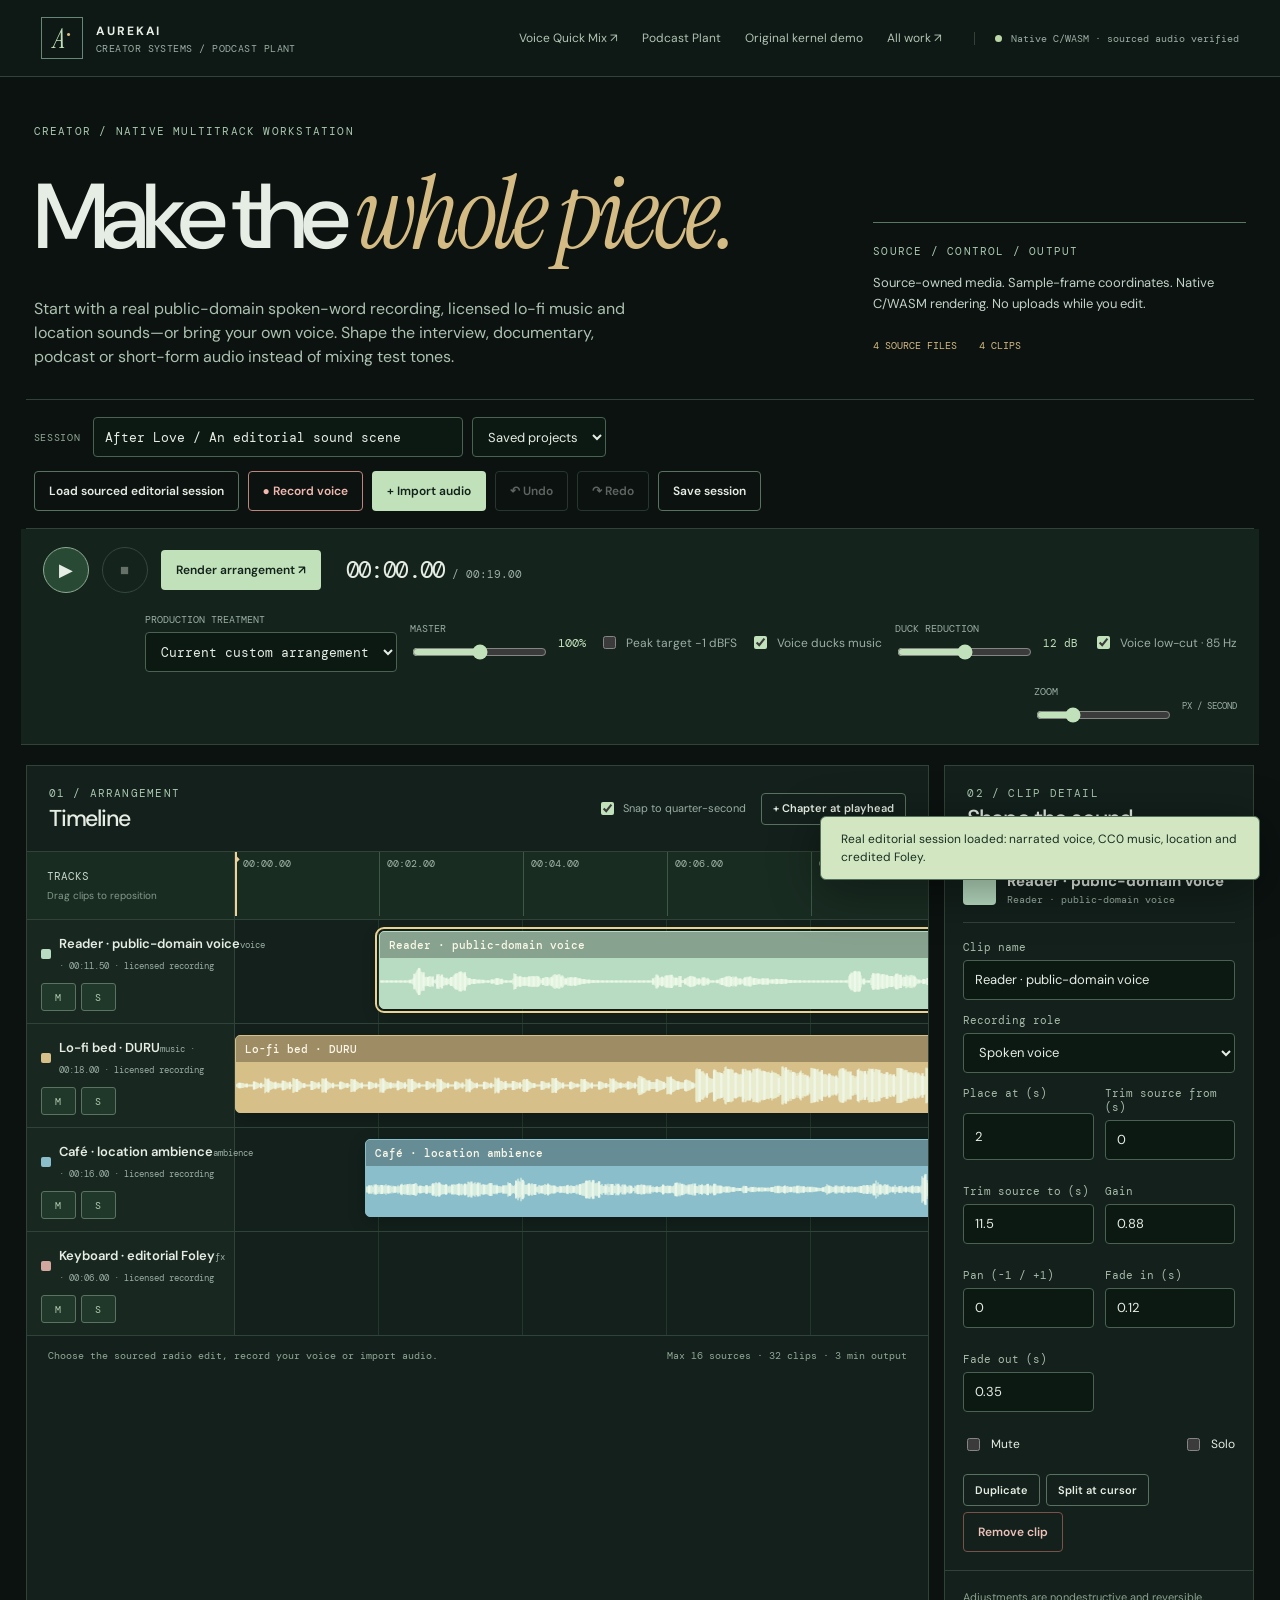
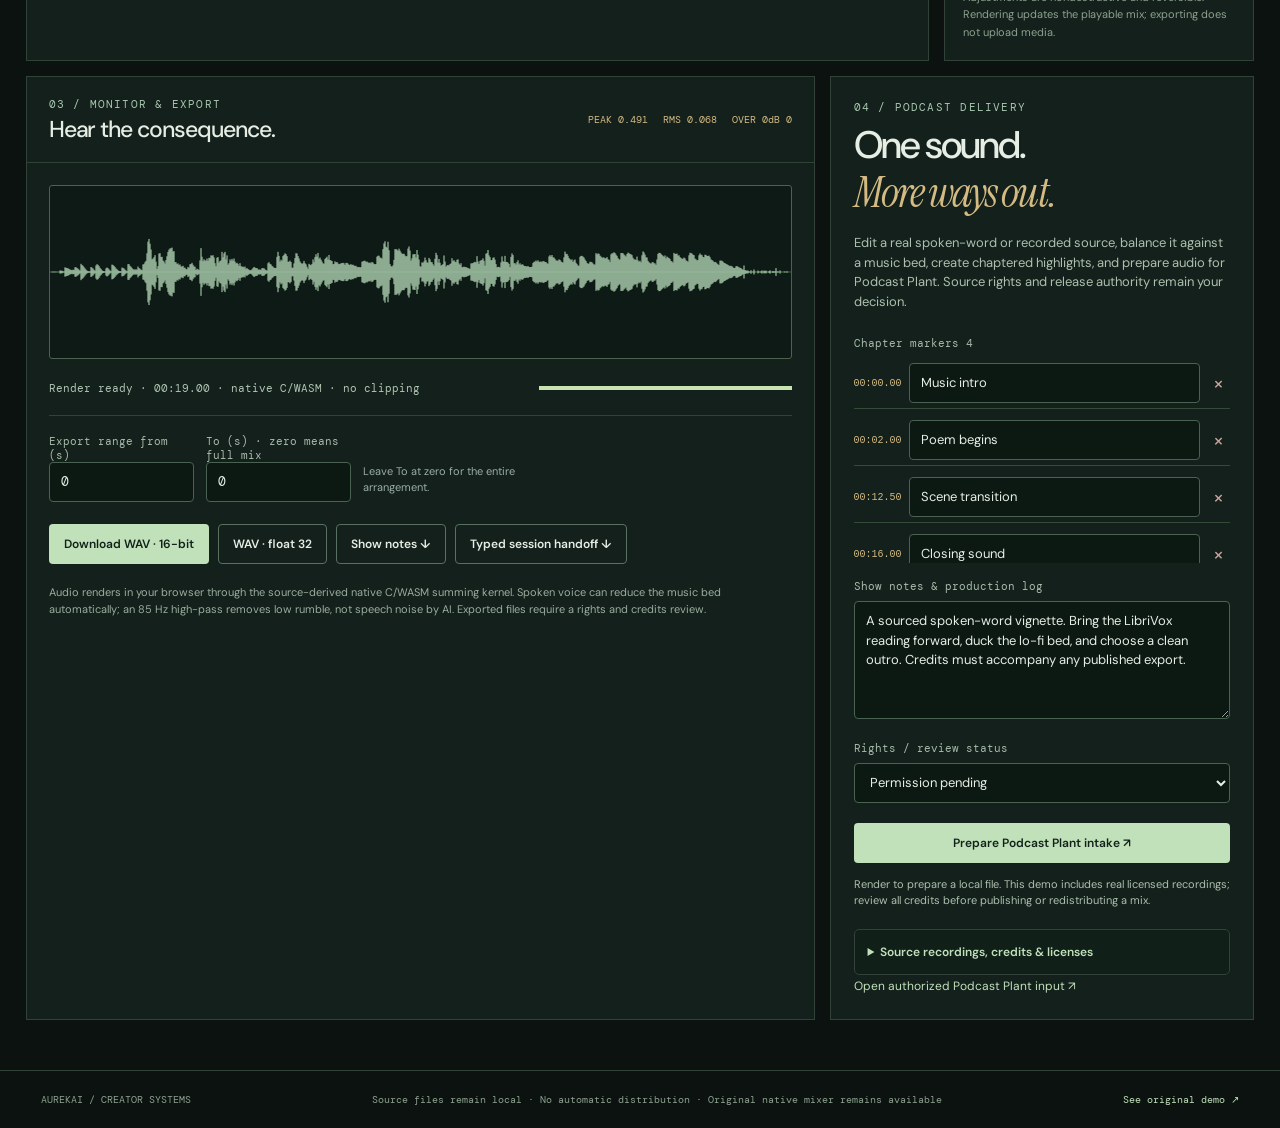
<file: site/studio/index.html>
<!doctype html>
<html lang="en">
<head>
<meta charset="utf-8">
<meta name="viewport" content="width=device-width,initial-scale=1">
<meta name="color-scheme" content="dark">
<meta name="description" content="Aurekai Creator Studio: import local audio, arrange and trim clips, mix through a native C WASM kernel and prepare podcast cuts.">
<link rel="canonical" href="https://nickgonzales76017.github.io/pages-podcast-plant/studio/">
<link rel="stylesheet" href="./studio.css">
<title>Creator Studio · Aurekai</title>
<script type="module" src="./studio.mjs"></script>
</head>
<body>
<a class="skip" href="#arrangement">Skip to timeline</a>
<header class="topbar">
  <a class="identity" href="../" aria-label="Podcast Plant home"><span class="sigil">A<small>·</small></span><span>AUREKAI <small>CREATOR SYSTEMS / PODCAST PLANT</small></span></a>
  <nav aria-label="Product links"><a href="quick/">Voice Quick Mix ↗</a><a href="../">Podcast Plant</a><a href="https://aurekai-work-samples.pages.dev/audio/">Original kernel demo</a><a href="https://nickgonzales76017.github.io/bonfyre/#experiences">All work ↗</a></nav>
  <div class="engine-status"><span class="status-dot"></span><span id="kernelStatus">Loading native engine…</span></div>
</header>
<main>
  <section class="intro">
    <div class="eyebrow">CREATOR / NATIVE MULTITRACK WORKSTATION</div>
    <div class="intro-grid"><div><h1>Make the <em>whole piece.</em></h1>
      <p>Start with a real public-domain spoken-word recording, licensed lo-fi music and location sounds—or bring your own voice. Shape the interview, documentary, podcast or short-form audio instead of mixing test tones.</p>
    </div><aside class="intro-side"><span class="eyebrow">SOURCE / CONTROL / OUTPUT</span>
      <p>Source-owned media. Sample-frame coordinates. Native C/WASM rendering. No uploads while you edit.</p>
      <div class="engine-meta"><span id="sourceCounter">0 SOURCE FILES</span><span id="trackCounter">0 CLIPS</span></div>
    </aside></div>
  </section>
  <section class="session-bar" aria-label="Session management">
    <div class="session-left">
      <label class="label-inline">SESSION<input id="sessionTitle" aria-label="Session title" value="Loading editorial audio…" maxlength="100"></label>
      <select id="savedProjects" aria-label="Saved projects"><option value="">Saved projects</option></select>
    </div>
    <div class="session-actions">
      <button type="button" id="loadDemo" class="quiet">Load sourced editorial session</button>
      <button type="button" id="recordMic" class="quiet">● Record voice</button>
      <button type="button" id="stopMic" class="quiet" hidden>■ Stop recording</button>
      <label class="primary upload">+ Import audio<input id="audioFiles" type="file" multiple accept="audio/*,.wav,.mp3,.ogg,.m4a,.flac,.aiff" hidden></label>
      <button type="button" id="undo" class="quiet" aria-label="Undo last clip edit" disabled>↶ Undo</button>
      <button type="button" id="redo" class="quiet" aria-label="Redo last clip edit" disabled>↷ Redo</button>
      <button type="button" id="save" class="secondary">Save session</button>
    </div>
  </section>
  <section class="transport" aria-label="Transport and mastering">
    <div class="transport-controls">
      <button type="button" id="play" class="play" aria-label="Play current render" disabled>▶</button>
      <button type="button" id="stop" class="stop" aria-label="Stop playback" disabled>■</button>
      <button type="button" id="render" class="primary">Render arrangement ↗</button>
      <div class="clock"><strong id="clock">00:00.00</strong><small id="totalTime">/ 00:00.00</small></div>
    </div>
    <div class="transport-mix">
      <label>PRODUCTION TREATMENT
        <select id="productionTreatment" aria-label="Apply real-source editorial arrangement">
          <option value="custom">Current custom arrangement</option>
          <option value="interview">Spoken opener</option>
          <option value="documentary">Documentary scene</option>
          <option value="voice">Voice forward</option>
          <option value="promo">Short-form teaser</option>
        </select>
      </label>
      <label>MASTER<input id="master" aria-label="Master level" type="range" min="0" max="2" step=".01" value="1"></label>
      <output id="masterValue">100%</output>
      <label class="toggle"><input id="normalize" type="checkbox"><span>Peak target −1 dBFS</span></label>
      <label class="toggle"><input id="autoDuck" type="checkbox"><span>Voice ducks music</span></label>
      <label>DUCK REDUCTION<input id="duckDepth" aria-label="Music reduction during voice" type="range" min="0" max="24" step="1" value="12"></label>
      <output id="duckValue">12 dB</output>
      <label class="toggle"><input id="voiceHP" type="checkbox" checked><span>Voice low-cut · 85 Hz</span></label>
      <label>ZOOM<input id="zoom" aria-label="Timeline zoom" type="range" min="38" max="180" step="1" value="72"></label>
      <span class="zoom-label">PX / SECOND</span>
    </div>
  </section>
  <section class="work-grid">
    <div class="arrangement" id="arrangement">
      <div class="area-head"><div><div class="eyebrow">01 / ARRANGEMENT</div><h2>Timeline</h2></div>
      <div class="area-head-actions"><label><input id="snap" type="checkbox" checked> Snap to quarter-second</label>
        <button type="button" id="addChapter" class="tiny">+ Chapter at playhead</button>
      </div></div>
      <div class="ruler-outer">
        <div class="track-label-head">TRACKS <small>Drag clips to reposition</small></div>
        <div class="ruler-scroll" id="rulerScroll"><div id="ruler" class="ruler" role="slider" tabindex="0" aria-label="Move playback cursor" aria-valuemin="0" aria-valuemax="180" aria-valuenow="0"><div id="rulerTicks"></div><div class="cursor" id="rulerCursor"></div></div></div>
      </div>
      <div id="lanes" class="lanes" aria-label="Audio tracks"></div>
      <div class="arrangement-foot"><span id="timelineState">Choose the sourced radio edit, record your voice or import audio.</span><span>Max 16 sources · 32 clips · 3 min output</span></div>
    </div>
    <aside class="inspector">
      <div class="area-head inspector-head"><div><div class="eyebrow">02 / CLIP DETAIL</div><h2>Shape the sound.</h2></div></div>
      <div id="inspectorEmpty" class="empty">Choose a clip from the timeline to edit its position, source trim, gain and fades. Your original recording stays untouched.</div>
      <div id="inspectorControls" hidden>
        <div class="inspector-caption"><span class="swatch" id="clipSwatch"></span><div><strong id="clipName">Clip</strong><small id="clipSource">Source</small></div></div>
        <div class="field"><label for="clipLabel">Clip name</label><input id="clipLabel" maxlength="80"></div>
        <div class="field"><label for="clipRole">Recording role</label><select id="clipRole"><option value="voice">Spoken voice</option><option value="music">Music bed</option><option value="ambience">Location ambience</option><option value="fx">Foley / sound effect</option><option value="other">Other audio</option></select></div>
        <div class="field-grid">
          <div class="field"><label for="clipAt">Place at (s)</label><input id="clipAt" type="number" step=".05" min="0" max="180"></div>
          <div class="field"><label for="clipStart">Trim source from (s)</label><input id="clipStart" type="number" step=".05" min="0"></div>
          <div class="field"><label for="clipEnd">Trim source to (s)</label><input id="clipEnd" type="number" step=".05" min=".01"></div>
          <div class="field"><label for="clipGain">Gain</label><input id="clipGain" type="number" min="0" max="2" step=".05"></div>
          <div class="field"><label for="clipPan">Pan (-1 / +1)</label><input id="clipPan" type="number" min="-1" max="1" step=".05"></div>
          <div class="field"><label for="clipFadeIn">Fade in (s)</label><input id="clipFadeIn" type="number" min="0" step=".05"></div>
          <div class="field"><label for="clipFadeOut">Fade out (s)</label><input id="clipFadeOut" type="number" min="0" step=".05"></div>
        </div>
        <div class="control-pair"><label><input id="clipMute" type="checkbox"> Mute</label><label><input id="clipSolo" type="checkbox"> Solo</label></div>
        <div class="clip-actions"><button class="tiny" id="duplicate" type="button">Duplicate</button><button class="tiny" id="split" type="button">Split at cursor</button><button class="danger" id="remove" type="button">Remove clip</button></div>
      </div>
      <div class="inspector-hint">Adjustments are nondestructive and reversible. Rendering updates the playable mix; exporting does not upload media.</div>
    </aside>
  </section>
  <section class="finish-grid">
    <div class="finish-panel">
      <div class="area-head"><div><div class="eyebrow">03 / MONITOR & EXPORT</div><h2>Hear the consequence.</h2></div><div class="meter" id="meter"><span id="peak">PEAK —</span><span id="rms">RMS —</span><span id="overs">CLIPS —</span></div></div>
      <canvas id="masterWave" height="174" aria-label="Rendered stereo waveform"></canvas>
      <div class="render-status"><span id="renderStatus" role="status">Arrange sources, then render.</span><div class="progress"><span id="progressFill"></span></div></div>
      <div class="region-edit">
        <div class="field"><label>Export range from (s)<input id="rangeFrom" type="number" min="0" step=".1" value="0"></label></div>
        <div class="field"><label>To (s) · zero means full mix<input id="rangeTo" type="number" min="0" step=".1" value="0"></label></div>
        <span>Leave To at zero for the entire arrangement.</span>
      </div>
      <div class="export-actions">
        <button type="button" class="primary" id="wav16" disabled>Download WAV · 16-bit</button>
        <button type="button" class="secondary" id="wav32" disabled>WAV · float 32</button>
        <button type="button" class="secondary" id="downloadNotes">Show notes ↓</button>
        <button type="button" class="secondary" id="downloadHandoff">Typed session handoff ↓</button>
      </div>
      <div class="source-note">Audio renders in your browser through the source-derived native C/WASM summing kernel. Spoken voice can reduce the music bed automatically; an 85 Hz high-pass removes low rumble, not speech noise by AI. Exported files require a rights and credits review.</div>
    </div>
    <aside class="publication-panel">
      <div class="eyebrow">04 / PODCAST DELIVERY</div><h2>One sound.<br><em>More ways out.</em></h2>
      <p>Edit a real spoken-word or recorded source, balance it against a music bed, create chaptered highlights, and prepare audio for Podcast Plant. Source rights and release authority remain your decision.</p>
      <label>Chapter markers <span id="chapterCount">0</span></label>
      <div id="chapterList" class="chapter-list"></div>
      <label for="sessionNotes">Show notes &amp; production log</label>
      <textarea id="sessionNotes" rows="5" maxlength="5000" placeholder="What changed, where the highlights begin and why this version is ready for review…"></textarea>
      <label for="rights">Rights / review status</label>
      <select id="rights">
        <option value="unreviewed">Not reviewed</option>
        <option value="self-owned">I created and own this source material</option>
        <option value="licensed">I have reviewed the reuse permission</option>
        <option value="permission-pending">Permission pending</option>
      </select>
      <button type="button" id="preparePodcast" class="primary" disabled>Prepare Podcast Plant intake ↗</button>
      <p id="deliveryStatus" class="minor">Render to prepare a local file. This demo includes real licensed recordings; review all credits before publishing or redistributing a mix.</p>
      <details class="credits"><summary>Source recordings, credits &amp; licenses</summary><div id="sourceCredits">Load the editorial session to inspect source ownership and licences.</div><a href="media/CREDITS.md" target="_blank" rel="noopener noreferrer">Read complete source credits ↗</a></details>
      <a href="https://github.com/Nickgonzales76017/pages-podcast-plant/tree/main/input" target="_blank" rel="noopener noreferrer" class="pipeline-link">Open authorized Podcast Plant input ↗</a>
    </aside>
  </section>
</main>
<footer><span>AUREKAI / CREATOR SYSTEMS</span><span>Source files remain local · No automatic distribution · Original native mixer remains available</span><a href="https://aurekai-work-samples.pages.dev/audio/">See original demo ↗</a></footer>
<div id="notice" class="notice" role="status" aria-live="polite"></div>
</body>
</html>
</file>
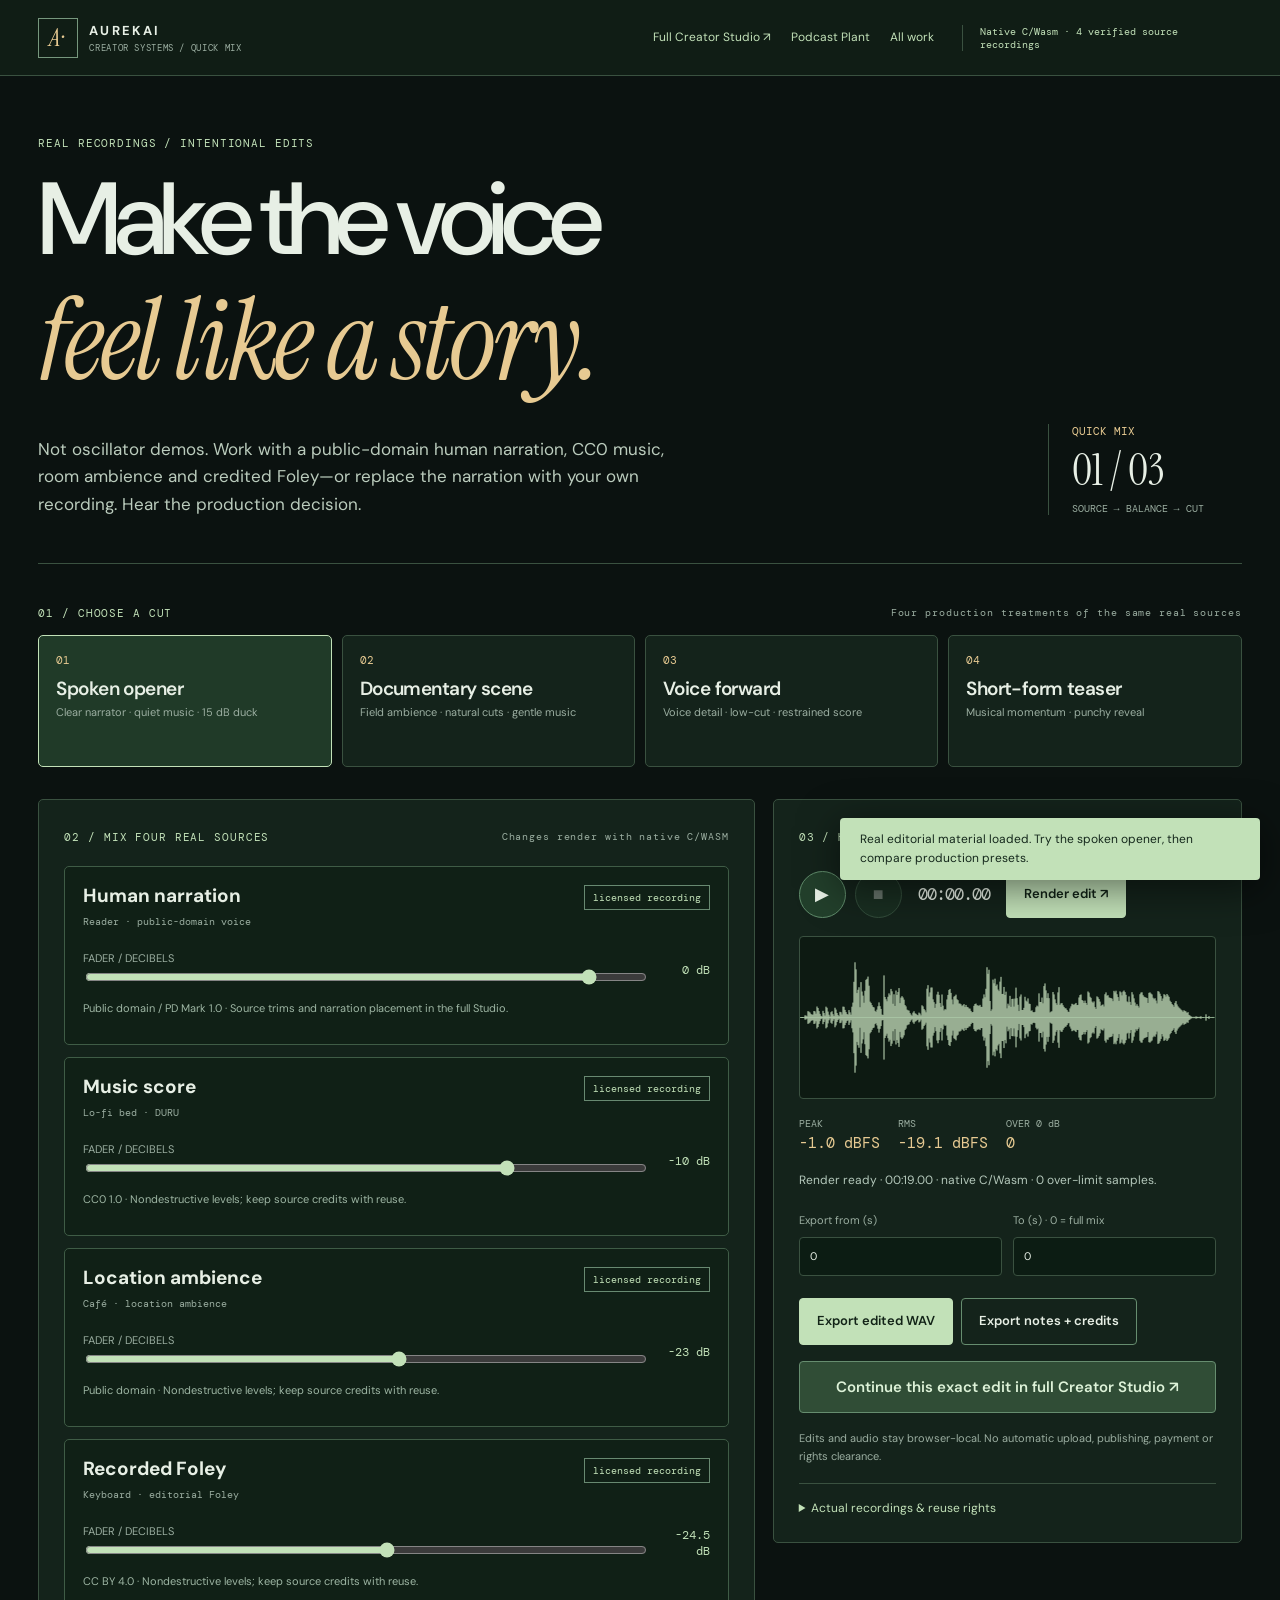
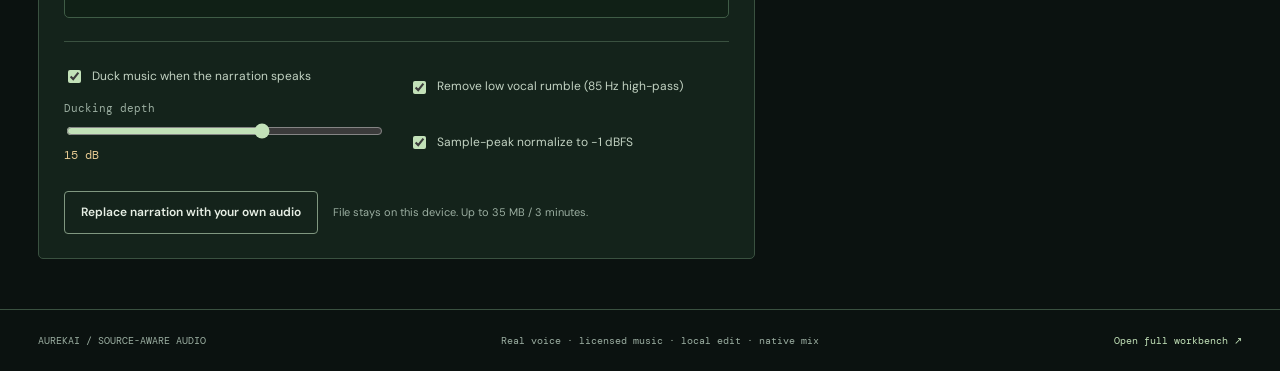
<file: site/studio/quick/index.html>
<!doctype html><html lang="en">
<head><meta charset="utf-8"><meta name="viewport" content="width=device-width,initial-scale=1"><meta name="color-scheme" content="dark">
<meta name="description" content="Aurekai Quick Mix: make a real narrated intro, scene or promo from licensed voice, music and location audio, or add your own narration.">
<title>Quick Mix · Aurekai Creator Systems</title><link rel="stylesheet" href="./quick.css">
<script type="module" src="./quick.mjs"></script>
</head>
<body>
<a href="#mixer" class="skip">Skip to mixer</a>
<header class="top">
<a href="../../" class="brand"><span class="mark">A·</span><span>AUREKAI<small>CREATOR SYSTEMS / QUICK MIX</small></span></a>
<nav aria-label="Go to other creators"><a href="../">Full Creator Studio ↗</a><a href="../../">Podcast Plant</a><a href="https://nickgonzales76017.github.io/bonfyre/#experiences">All work</a></nav>
<span class="engine" id="engineStatus">Loading licensed audio…</span>
</header>
<main id="mixer">
<section class="hero">
<div class="eyebrow">REAL RECORDINGS / INTENTIONAL EDITS</div>
<h1>Make the voice<br><em>feel like a story.</em></h1>
<p>Not oscillator demos. Work with a public-domain human narration, CC0 music, room ambience and credited Foley—or replace the narration with your own recording. Hear the production decision.</p>
<div class="hero-right"><span>QUICK MIX</span><strong>01 / 03</strong><small>SOURCE → BALANCE → CUT</small></div>
</section>
<section class="presets" aria-label="Production scenes">
<div class="section-bar"><span>01 / CHOOSE A CUT</span><span>Four production treatments of the same real sources</span></div>
<div class="preset-list">
<button data-preset="interview" class="preset selected"><span>01</span><strong>Spoken opener</strong><small>Clear narrator · quiet music · 15 dB duck</small></button>
<button data-preset="documentary" class="preset"><span>02</span><strong>Documentary scene</strong><small>Field ambience · natural cuts · gentle music</small></button>
<button data-preset="voice" class="preset"><span>03</span><strong>Voice forward</strong><small>Voice detail · low-cut · restrained score</small></button>
<button data-preset="promo" class="preset"><span>04</span><strong>Short-form teaser</strong><small>Musical momentum · punchy reveal</small></button>
</div>
</section>
<div class="workspace">
<section class="mix-panel">
<div class="section-bar"><span>02 / MIX FOUR REAL SOURCES</span><span>Changes render with native C/WASM</span></div>
<div id="sourceRows" class="source-rows"></div>
<div class="mix-tools">
<div><label class="toggle"><input id="duck" type="checkbox" checked> Duck music when the narration speaks</label><label class="range-label">Ducking depth<input id="duckDepth" type="range" min="0" max="24" step="1" value="15"><output id="duckValue">15 dB</output></label></div>
<div><label class="toggle"><input id="highpass" type="checkbox" checked> Remove low vocal rumble (85 Hz high-pass)</label><label class="toggle"><input id="peakLimit" type="checkbox" checked> Sample-peak normalize to −1 dBFS</label></div>
</div>
<div class="file-bar"><label class="file-button">Replace narration with your own audio<input id="voiceFile" type="file" accept="audio/*,.mp3,.wav,.ogg,.m4a,.webm" hidden></label><span>File stays on this device. Up to 35 MB / 3 minutes.</span></div>
</section>
<aside class="output-panel">
<div class="section-bar"><span>03 / HEAR &amp; DELIVER</span><span id="duration">00:00</span></div>
<div class="playbar"><button id="play" type="button" disabled aria-label="Play your edit">▶</button><button id="stop" type="button" disabled aria-label="Stop playback">■</button>
<strong id="clock">00:00.00</strong><button id="render" type="button" class="btn primary">Render edit ↗</button></div>
<canvas id="wave" height="164" aria-label="Rendered stereo audio waveform"></canvas>
<div class="meters"><div><span>PEAK</span><strong id="peak">—</strong></div><div><span>RMS</span><strong id="rms">—</strong></div><div><span>OVER 0 dB</span><strong id="clipped">—</strong></div></div>
<p id="status" role="status" class="status">Preparing real source recordings.</p>
<div class="cut"><label>Export from (s)<input id="from" type="number" min="0" step=".1" value="0"></label><label>To (s) · 0 = full mix<input id="to" type="number" min="0" step=".1" value="0"></label></div>
<div class="actions"><button id="download" type="button" class="btn primary" disabled>Export edited WAV</button><button id="notes" type="button" class="btn secondary">Export notes + credits</button></div>
<button id="continue" type="button" class="continue" disabled>Continue this exact edit in full Creator Studio ↗</button>
<p class="fine">Edits and audio stay browser-local. No automatic upload, publishing, payment or rights clearance.</p>
<details class="credits"><summary>Actual recordings &amp; reuse rights</summary><div id="credits"></div><a href="../media/CREDITS.md" rel="noopener noreferrer" target="_blank">Full credits and licensing ↗</a></details>
</aside>
</div>
</main>
<footer><span>AUREKAI / SOURCE-AWARE AUDIO</span><span>Real voice · licensed music · local edit · native mix</span><a href="../">Open full workbench ↗</a></footer>
<div id="toast" role="status" aria-live="polite" class="toast"></div>
</body></html>
</file>
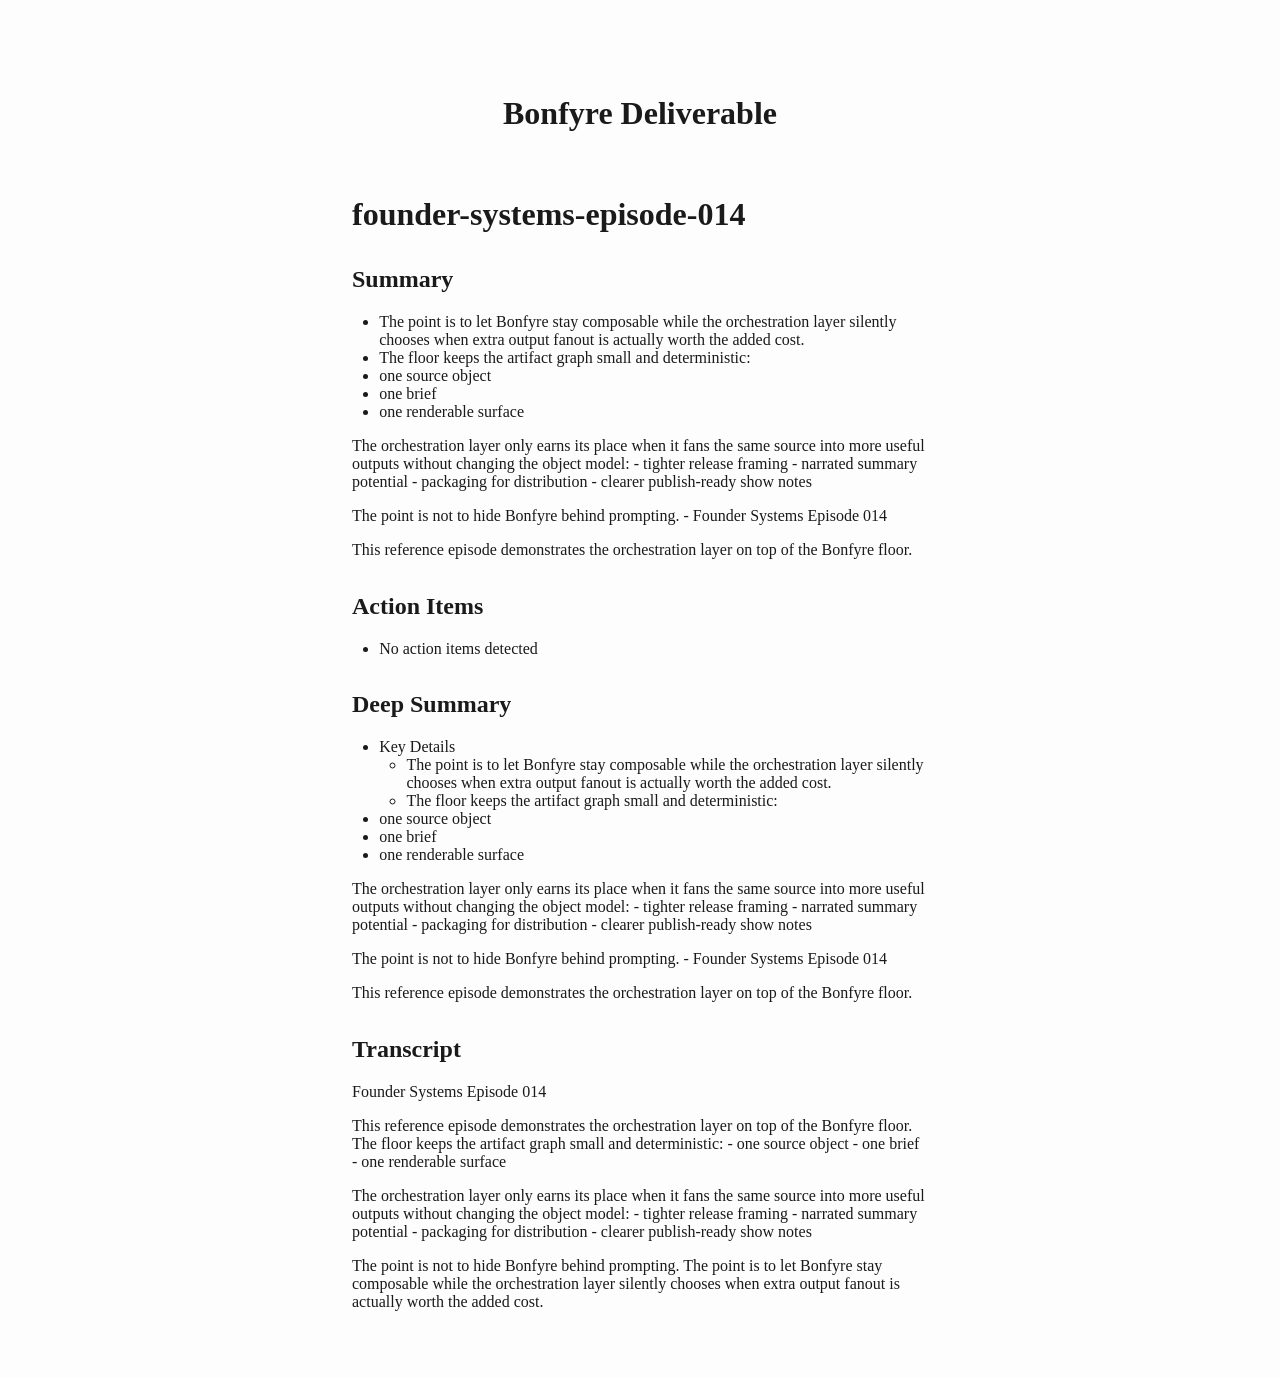
<file: site/episodes/founder-systems-episode-014.html>
<!DOCTYPE html>
<html xmlns="http://www.w3.org/1999/xhtml" lang="" xml:lang="">
<head>
  <meta charset="utf-8" />
  <meta name="generator" content="pandoc" />
  <meta name="viewport" content="width=device-width, initial-scale=1.0, user-scalable=yes" />
  <title>Bonfyre Deliverable</title>
  <style>
    html {
      color: #1a1a1a;
      background-color: #fdfdfd;
    }
    body {
      margin: 0 auto;
      max-width: 36em;
      padding-left: 50px;
      padding-right: 50px;
      padding-top: 50px;
      padding-bottom: 50px;
      hyphens: auto;
      overflow-wrap: break-word;
      text-rendering: optimizeLegibility;
      font-kerning: normal;
    }
    @media (max-width: 600px) {
      body {
        font-size: 0.9em;
        padding: 12px;
      }
      h1 {
        font-size: 1.8em;
      }
    }
    @media print {
      html {
        background-color: white;
      }
      body {
        background-color: transparent;
        color: black;
        font-size: 12pt;
      }
      p, h2, h3 {
        orphans: 3;
        widows: 3;
      }
      h2, h3, h4 {
        page-break-after: avoid;
      }
    }
    p {
      margin: 1em 0;
    }
    a {
      color: #1a1a1a;
    }
    a:visited {
      color: #1a1a1a;
    }
    img {
      max-width: 100%;
    }
    h1, h2, h3, h4, h5, h6 {
      margin-top: 1.4em;
    }
    h5, h6 {
      font-size: 1em;
      font-style: italic;
    }
    h6 {
      font-weight: normal;
    }
    ol, ul {
      padding-left: 1.7em;
      margin-top: 1em;
    }
    li > ol, li > ul {
      margin-top: 0;
    }
    blockquote {
      margin: 1em 0 1em 1.7em;
      padding-left: 1em;
      border-left: 2px solid #e6e6e6;
      color: #606060;
    }
    code {
      font-family: Menlo, Monaco, Consolas, 'Lucida Console', monospace;
      font-size: 85%;
      margin: 0;
      hyphens: manual;
    }
    pre {
      margin: 1em 0;
      overflow: auto;
    }
    pre code {
      padding: 0;
      overflow: visible;
      overflow-wrap: normal;
    }
    .sourceCode {
     background-color: transparent;
     overflow: visible;
    }
    hr {
      background-color: #1a1a1a;
      border: none;
      height: 1px;
      margin: 1em 0;
    }
    table {
      margin: 1em 0;
      border-collapse: collapse;
      width: 100%;
      overflow-x: auto;
      display: block;
      font-variant-numeric: lining-nums tabular-nums;
    }
    table caption {
      margin-bottom: 0.75em;
    }
    tbody {
      margin-top: 0.5em;
      border-top: 1px solid #1a1a1a;
      border-bottom: 1px solid #1a1a1a;
    }
    th {
      border-top: 1px solid #1a1a1a;
      padding: 0.25em 0.5em 0.25em 0.5em;
    }
    td {
      padding: 0.125em 0.5em 0.25em 0.5em;
    }
    header {
      margin-bottom: 4em;
      text-align: center;
    }
    #TOC li {
      list-style: none;
    }
    #TOC ul {
      padding-left: 1.3em;
    }
    #TOC > ul {
      padding-left: 0;
    }
    #TOC a:not(:hover) {
      text-decoration: none;
    }
    code{white-space: pre-wrap;}
    span.smallcaps{font-variant: small-caps;}
    div.columns{display: flex; gap: min(4vw, 1.5em);}
    div.column{flex: auto; overflow-x: auto;}
    div.hanging-indent{margin-left: 1.5em; text-indent: -1.5em;}
    /* The extra [class] is a hack that increases specificity enough to
       override a similar rule in reveal.js */
    ul.task-list[class]{list-style: none;}
    ul.task-list li input[type="checkbox"] {
      font-size: inherit;
      width: 0.8em;
      margin: 0 0.8em 0.2em -1.6em;
      vertical-align: middle;
    }
    .display.math{display: block; text-align: center; margin: 0.5rem auto;}
  </style>
</head>
<body>
<header id="title-block-header">
<h1 class="title">Bonfyre Deliverable</h1>
</header>
<h1 id="founder-systems-episode-014">founder-systems-episode-014</h1>
<h2 id="summary">Summary</h2>
<ul>
<li>The point is to let Bonfyre stay composable while the orchestration
layer silently chooses when extra output fanout is actually worth the
added cost.</li>
<li>The floor keeps the artifact graph small and deterministic:</li>
<li>one source object</li>
<li>one brief</li>
<li>one renderable surface</li>
</ul>
<p>The orchestration layer only earns its place when it fans the same
source into more useful outputs without changing the object model: -
tighter release framing - narrated summary potential - packaging for
distribution - clearer publish-ready show notes</p>
<p>The point is not to hide Bonfyre behind prompting. - Founder Systems
Episode 014</p>
<p>This reference episode demonstrates the orchestration layer on top of
the Bonfyre floor.</p>
<h2 id="action-items">Action Items</h2>
<ul>
<li>No action items detected</li>
</ul>
<h2 id="deep-summary">Deep Summary</h2>
<ul>
<li>Key Details
<ul>
<li>The point is to let Bonfyre stay composable while the orchestration
layer silently chooses when extra output fanout is actually worth the
added cost.</li>
<li>The floor keeps the artifact graph small and deterministic:</li>
</ul></li>
<li>one source object</li>
<li>one brief</li>
<li>one renderable surface</li>
</ul>
<p>The orchestration layer only earns its place when it fans the same
source into more useful outputs without changing the object model: -
tighter release framing - narrated summary potential - packaging for
distribution - clearer publish-ready show notes</p>
<p>The point is not to hide Bonfyre behind prompting. - Founder Systems
Episode 014</p>
<p>This reference episode demonstrates the orchestration layer on top of
the Bonfyre floor.</p>
<h2 id="transcript">Transcript</h2>
<p>Founder Systems Episode 014</p>
<p>This reference episode demonstrates the orchestration layer on top of
the Bonfyre floor. The floor keeps the artifact graph small and
deterministic: - one source object - one brief - one renderable
surface</p>
<p>The orchestration layer only earns its place when it fans the same
source into more useful outputs without changing the object model: -
tighter release framing - narrated summary potential - packaging for
distribution - clearer publish-ready show notes</p>
<p>The point is not to hide Bonfyre behind prompting. The point is to
let Bonfyre stay composable while the orchestration layer silently
chooses when extra output fanout is actually worth the added cost.</p>
</body>
</html>
</file>
<file: site/studio/studio.css>
@import url('https://fonts.googleapis.com/css2?family=DM+Mono:wght@400;500&family=DM+Sans:wght@400;500;600;700&family=Instrument+Serif:ital@0;1&display=swap');
:root{color-scheme:dark;--bg:#0b1210;--ink:#e6ede4;--muted:#9aaea4;--line:#314238;--panel:#13201b;--raised:#1a2b22;--mint:#c1e1ba;--gold:#d4ba83;--danger:#e2a1a2;--mono:'DM Mono',monospace;--body:'DM Sans',sans-serif;--serif:'Instrument Serif',Georgia,serif}
*{box-sizing:border-box}html{scroll-behavior:smooth}body{margin:0;background:var(--bg);color:var(--ink);font:14px/1.5 var(--body)}button,input,textarea,select{font:inherit}button{cursor:pointer}button:disabled{cursor:not-allowed;opacity:.38}a{color:var(--mint)}a:hover{color:var(--gold)}button:focus-visible,input:focus-visible,select:focus-visible,textarea:focus-visible,a:focus-visible{outline:2px solid var(--gold);outline-offset:3px}.skip{position:absolute;top:-99px;left:1rem;padding:.8rem;background:var(--mint);color:#10241b;z-index:50}.skip:focus{top:1rem}
.topbar{display:flex;align-items:center;gap:2rem;min-height:77px;border-bottom:1px solid var(--line);padding:12px clamp(18px,3.2vw,58px);background:#0e1814}.identity{display:flex;gap:13px;align-items:center;font-size:12px;font-weight:700;letter-spacing:.16em;text-decoration:none;white-space:nowrap;color:var(--ink)}.identity small{display:block;color:var(--muted);letter-spacing:.045em;font:10px var(--mono);margin-top:2px}.sigil{height:42px;width:42px;display:flex;align-items:center;justify-content:center;font:italic 27px var(--serif);border:1px solid #678776;color:var(--mint)}.sigil small{color:var(--gold);font:30px var(--serif);align-self:end;padding-bottom:3px}.topbar nav{display:flex;gap:24px;margin-left:auto}.topbar nav a{white-space:nowrap;text-decoration:none;color:#b0c3b5;font-size:12px}.topbar nav a:hover{color:var(--gold)}.engine-status{display:flex;gap:9px;align-items:center;border-left:1px solid var(--line);padding-left:20px;font:10px var(--mono);color:var(--muted);white-space:nowrap}.status-dot{background:#bcd7a7;width:7px;height:7px;border-radius:50%}
main{max-width:1710px;margin:auto;padding:0 clamp(14px,2vw,38px) 50px}.intro{padding:47px 8px 30px}.eyebrow{color:#a8c7af;font:11px var(--mono);letter-spacing:.11em;text-transform:uppercase}.intro-grid{display:grid;grid-template-columns:minmax(0,1.4fr) minmax(275px,.65fr);gap:36px;align-items:end}.intro h1{font-size:clamp(47px,7.2vw,92px);letter-spacing:-.068em;line-height:.93;font-weight:500;margin:11px 0 18px}.intro h1 em{font:italic 1.09em var(--serif);letter-spacing:-.04em;color:var(--gold)}.intro p{max-width:610px;font-size:16px;color:#acc1b0;margin:0}.intro-side{border-top:1px solid #5c7664;padding:17px 0}.intro-side p{font:13px/1.6 var(--body);color:#c3d2c7;margin:12px 0 24px}.engine-meta{display:flex;gap:22px;color:var(--gold);font:10px var(--mono)}
.session-bar{display:flex;gap:14px;justify-content:space-between;align-items:center;border-top:1px solid var(--line);border-bottom:1px solid var(--line);padding:17px 8px;flex-wrap:wrap}.session-left,.session-actions{display:flex;gap:9px;align-items:center;flex-wrap:wrap}.label-inline{display:flex;align-items:center;gap:12px;font:10px var(--mono);letter-spacing:.07em;color:#91a795}.label-inline input{min-width:min(370px,50vw)}input,select,textarea{background:#0c1913;border:1px solid #496252;border-radius:4px;color:var(--ink);padding:9px 11px;min-height:40px;font-size:13px}input:focus,textarea:focus,select:focus{border-color:var(--gold)}input[type=checkbox],input[type=range]{accent-color:var(--mint);min-height:auto;padding:0}input[type=range]{width:100%;cursor:pointer}input[type=number]{min-width:0;width:100%}textarea{resize:vertical;line-height:1.5}input::placeholder,textarea::placeholder{color:#728878}.primary,.secondary,.quiet,.tiny,.danger{border-radius:4px;font-weight:600;font-size:12px;min-height:40px;padding:9px 14px;white-space:nowrap;border:1px solid transparent}.primary{background:var(--mint);color:#12221a}.primary:hover{background:#e0f4d7}.secondary,.quiet,.tiny{color:var(--ink);background:transparent;border-color:#597161}.secondary:hover,.quiet:hover,.tiny:hover{background:#20362a;border-color:var(--gold)}.danger{color:#ecc1b8;background:transparent;border-color:#79514b}.danger:hover{background:#492c2a}.upload{display:flex;align-items:center;justify-content:center;cursor:pointer}
.transport{border-bottom:1px solid var(--line);background:#14231c;display:flex;gap:20px;justify-content:space-between;align-items:center;padding:18px 22px;margin:0 -5px 20px;flex-wrap:wrap}.transport-controls,.transport-mix{display:flex;align-items:center;gap:13px}.transport-controls .play,.transport-controls .stop{height:46px;width:46px;border-radius:50%;display:grid;place-items:center;font-size:18px;border:1px solid #8daa91;background:#284a35;color:var(--ink)}.transport-controls .stop{font-size:15px;border-color:#658479;background:transparent}.clock{display:flex;align-items:baseline;gap:7px;margin-left:12px;min-width:145px}.clock strong{font:23px var(--mono);letter-spacing:-.07em}.clock small{font:11px var(--mono);color:var(--muted)}.transport-mix label:not(.toggle){display:grid;gap:6px;min-width:120px;color:var(--muted);font:10px var(--mono)}.transport-mix output{font:12px var(--mono);color:var(--mint)}.transport-mix .toggle{display:flex;align-items:center;gap:7px;font-size:12px;color:var(--muted)}.zoom-label{font:9px var(--mono);color:var(--muted)}
.work-grid{display:grid;grid-template-columns:minmax(0,1fr) minmax(270px,310px);gap:15px;align-items:stretch}.arrangement,.inspector,.finish-panel,.publication-panel{background:var(--panel);border:1px solid var(--line);min-width:0}.area-head{display:flex;justify-content:space-between;gap:20px;align-items:center;padding:20px 22px;border-bottom:1px solid var(--line)}.area-head h2{font-size:23px;line-height:1.1;font-weight:500;letter-spacing:-.045em;margin:6px 0 0}.area-head-actions{display:flex;gap:15px;align-items:center}.area-head-actions label{display:flex;gap:6px;align-items:center;font-size:11px;color:var(--muted)}.tiny{min-height:32px;padding:6px 11px;font-size:11px}.ruler-outer{display:grid;grid-template-columns:208px minmax(0,1fr);background:#192c22;border-bottom:1px solid var(--line);min-width:0}.track-label-head{padding:17px 20px;font:11px var(--mono);color:#c6d8c9;border-right:1px solid var(--line)}.track-label-head small{font:10px var(--body);color:#839b8a;display:block;margin-top:6px}.ruler-scroll{overflow-x:auto;scrollbar-width:none}.ruler{height:64px;min-width:100%;position:relative;cursor:crosshair}.ruler-tick{position:absolute;top:0;height:100%;border-left:1px solid #3d5946;padding:5px 7px;font:10px var(--mono);color:#9db4a4;pointer-events:none}.cursor{position:absolute;top:0;bottom:0;width:2px;background:#efd29a;pointer-events:none;z-index:7}.cursor:before{content:'◆';position:absolute;top:-4px;left:-6px;font-size:14px;color:#efd29a}
.lanes{min-height:242px;max-height:760px;overflow-y:auto}.lane{display:grid;grid-template-columns:208px minmax(0,1fr);min-height:102px;border-bottom:1px solid #304338}.lane-label{background:#182720;padding:13px 14px 12px;border-right:1px solid var(--line);display:flex;flex-direction:column;justify-content:space-between;gap:8px}.lane-name{display:flex;gap:8px;align-items:center;min-width:0}.lane-name .swatch{width:10px;height:10px;flex:none;border-radius:2px}.lane-name strong{overflow:hidden;text-overflow:ellipsis;white-space:nowrap;font-size:13px;font-weight:600}.lane-name small{font:9px var(--mono);color:var(--muted)}.lane-button-row{display:flex;gap:5px}.lane-button-row button{font:10px var(--mono);width:35px;height:28px;border:1px solid #5b7461;color:#b1c9af;background:#20382a;border-radius:3px}.lane-button-row button[aria-pressed=true]{background:#dfc48e;color:#1d251a;border-color:#dfc48e}
.lane-timeline{min-width:0;overflow-x:auto;position:relative;background:repeating-linear-gradient(90deg,transparent,transparent calc(var(--tick) - 1px),#22382a calc(var(--tick) - 1px),#22382a var(--tick));scrollbar-width:none}.lane-inner{height:101px;position:relative;min-width:100%}.clip{position:absolute;top:11px;height:78px;border-radius:5px;border:1px solid;color:#0d180f;overflow:hidden;cursor:grab;user-select:none;min-width:5px;box-shadow:0 5px 18px #0003}.clip:active{cursor:grabbing}.clip.selected{outline:2px solid #ead293;outline-offset:2px}.clip-title{font:11px var(--mono);font-weight:500;background:#0004;padding:6px 9px;color:#fcf8e8;display:block;position:relative;z-index:2;white-space:nowrap;overflow:hidden;text-overflow:ellipsis}.clip canvas{display:block;width:100%;height:53px;position:absolute;bottom:0;left:0}.clip.muted{filter:grayscale(.8);opacity:.44}.clip-handle{position:absolute;top:0;bottom:0;width:9px;cursor:ew-resize;z-index:4}.clip-handle.left{left:0}.clip-handle.right{right:0}.empty-timeline{padding:62px 15px;text-align:center;font-family:var(--serif);font-size:26px;color:var(--muted)}.arrangement-foot{display:flex;justify-content:space-between;align-items:center;gap:8px;padding:13px 21px;font:10px var(--mono);color:#91a896}
.inspector .inspector-head{border-bottom:1px solid var(--line)}.inspector>.empty{padding:31px 21px;color:#9bb0a1;min-height:280px;font-size:13px;line-height:1.7}.inspector #inspectorControls{padding:18px}.inspector-caption{display:flex;align-items:center;gap:11px;border-bottom:1px solid var(--line);padding-bottom:16px;margin-bottom:17px}.inspector-caption .swatch{width:33px;height:33px;border-radius:4px}.inspector-caption strong{font-size:15px;display:block}.inspector-caption small{display:block;font:10px var(--mono);color:var(--muted)}.field{display:grid;gap:6px}.field label,.region-edit label,.publication-panel>label{font:11px var(--mono);color:#a7baaa}.inspector .field{margin-bottom:13px}.field-grid{display:grid;grid-template-columns:1fr 1fr;gap:11px}.control-pair{display:flex;justify-content:space-between;gap:12px;padding:10px 0 20px}.control-pair label{font-size:12px;display:flex;align-items:center;gap:8px}.clip-actions{display:flex;flex-wrap:wrap;gap:6px}.inspector-hint{color:#8da18f;font-size:11px;line-height:1.6;padding:18px;border-top:1px solid var(--line)}
.finish-grid{display:grid;grid-template-columns:minmax(0,1.3fr) minmax(0,.7fr);gap:15px;margin-top:15px}.finish-panel{padding-bottom:26px}.meter{display:flex;gap:15px;font:10px var(--mono);color:var(--gold)}#masterWave{display:block;width:calc(100% - 44px);margin:22px;max-height:174px;background:#0e1a15;border:1px solid #4b624f;border-radius:3px}.render-status{display:flex;gap:17px;align-items:center;justify-content:space-between;margin:0 22px 20px;font:11px var(--mono);color:#b0c5b4}.progress{width:34%;height:4px;background:#344b3a}.progress span{display:block;height:100%;background:#c9e2b2;width:0%;transition:width .15s}.region-edit{display:flex;gap:12px;align-items:end;margin:0 22px 22px;border-top:1px solid var(--line);padding-top:18px}.region-edit .field{width:145px}.region-edit span{font-size:11px;color:var(--muted);max-width:185px;padding-bottom:6px}.export-actions{display:flex;gap:9px;flex-wrap:wrap;margin:0 22px}.source-note{font-size:11px;color:#9bad9f;line-height:1.6;margin:20px 22px 0}
.publication-panel{padding:23px}.publication-panel h2{font:500 clamp(30px,3vw,46px)/.98 var(--body);letter-spacing:-.05em;margin:13px 0}.publication-panel h2 em{font:italic 1.12em var(--serif);color:var(--gold)}.publication-panel p{font-size:13px;color:#adc0af;margin:0 0 25px}.publication-panel>label{display:block;margin:16px 0 8px}.publication-panel textarea,.publication-panel select{width:100%}.chapter-list{display:grid;gap:6px;max-height:205px;overflow-y:auto}.chapter{display:grid;grid-template-columns:auto minmax(0,1fr) auto;gap:7px;align-items:center;border-bottom:1px solid #344b3a;padding:5px 0}.chapter code{font-size:10px;color:var(--gold)}.chapter input{min-width:0}.chapter button{background:none;color:#caa6a1;border:0;font-size:20px}.publication-panel .primary{width:100%;margin:20px 0 13px}.publication-panel .minor{font-size:11px;line-height:1.5;margin-bottom:10px}.pipeline-link{font-size:12px;text-decoration:none}
footer{border-top:1px solid var(--line);display:flex;gap:18px;justify-content:space-between;flex-wrap:wrap;color:#8da18f;font:10px var(--mono);padding:22px clamp(18px,3.2vw,58px)}footer a{text-decoration:none}.notice{position:fixed;bottom:20px;right:20px;max-width:min(440px,90vw);border:1px solid #53715a;background:#d2e6c1;color:#183021;padding:13px 20px;border-radius:6px;font-size:12px;box-shadow:0 10px 50px #0006;opacity:0;pointer-events:none;transition:opacity .2s;z-index:100}.notice.show{opacity:1}
@media(max-width:1200px){.topbar{gap:12px}.topbar nav{gap:10px}.topbar nav a{font-size:11px}.engine-status{display:none}.work-grid{grid-template-columns:minmax(0,1fr) 268px}.intro-grid{grid-template-columns:1.5fr .8fr}.field-grid{grid-template-columns:1fr}.session-left{flex-wrap:wrap}.session-bar{gap:12px}}
@media(max-width:900px){.topbar{flex-wrap:wrap}.topbar nav{order:3;width:100%;overflow-x:auto;padding-bottom:6px}.work-grid,.finish-grid{grid-template-columns:1fr}.inspector .field-grid{grid-template-columns:repeat(2,1fr)}.intro-grid{grid-template-columns:1fr}.intro-side{max-width:570px}.transport{gap:24px}.lane,.ruler-outer{grid-template-columns:150px minmax(0,1fr)}.track-label-head{padding:14px}.lane-label{padding:10px}.arrangement{min-width:0}}
@media(max-width:570px){.identity{font-size:11px}.identity small{font-size:9px}main{padding:0 11px 30px}.intro{padding:32px 5px 23px}.intro h1{font-size:51px}.intro p{font-size:14px}.session-left{width:100%}.session-left .label-inline{width:100%}.label-inline input{min-width:0;width:100%;flex:1}.session-actions{gap:6px}.transport{padding:14px;gap:14px}.transport-controls{flex-wrap:wrap;gap:9px}.transport-controls .primary{order:3;width:100%}.transport-mix{width:100%;justify-content:space-between;flex-wrap:wrap}.area-head{padding:16px;align-items:flex-start;flex-direction:column;gap:12px}.area-head h2{font-size:21px}.area-head-actions{flex-wrap:wrap}.lane,.ruler-outer{grid-template-columns:106px minmax(0,1fr)}.track-label-head{font-size:9px;padding:10px}.lane-label{padding:9px}.lane-name{flex-wrap:wrap}.lane-name strong{font-size:11px}.lane-button-row button{width:27px}.inspector .field-grid{grid-template-columns:1fr 1fr}.region-edit{flex-wrap:wrap}.publication-panel{padding:17px}.finish-panel .area-head{flex-direction:column}.meter{flex-wrap:wrap}}
@media(prefers-reduced-motion:reduce){*,*::before,*::after{scroll-behavior:auto!important;animation:none!important;transition:none!important}}

/* Real recording, dialogue-led mixing and attributed source review */
.transport-mix{flex-wrap:wrap;justify-content:flex-end}
.transport-mix label:not(.toggle){min-width:100px}
#recordMic{border-color:#bc857d;color:#f3b9b1}
#recordMic.recording,#stopMic{color:#ffcec2;border-color:#df988b;background:#53312d}
#duckValue{font-size:11px;min-width:37px}
.credits{margin-top:20px;border:1px solid var(--line);border-radius:5px;padding:13px;background:#102019}
.credits summary{font-size:12px;font-weight:600;color:var(--mint);cursor:pointer}
.credits #sourceCredits{display:grid;gap:10px;margin:13px 0;font-size:12px}
.credits #sourceCredits p{margin:0;border-bottom:1px solid #37503e;padding-bottom:9px;line-height:1.5}
.credits #sourceCredits strong{color:#f0e9d6;display:block}
.credits #sourceCredits .required{color:var(--gold)}
.credits #sourceCredits a{color:#aee3b9;overflow-wrap:anywhere}
.credits>a{font-size:11px}
@media(max-width:900px){.transport-mix{justify-content:flex-start}}


/* Editor waveform follows exact source PCM and remains visible to non-canvas inspectors. */
.clip .wave-profile{display:block;position:absolute;bottom:0;left:0;width:100%;height:53px;pointer-events:none;opacity:.86;z-index:2}
.clip .wave-profile path{vector-effect:non-scaling-stroke}
.credits .source-hash{display:block;color:#8bbaa0;overflow-wrap:anywhere;font:10px var(--mono);margin-top:5px;line-height:1.5}
</file>
<file: site/studio/quick/quick.css>
@import url('https://fonts.googleapis.com/css2?family=DM+Sans:wght@400;500;600;700&family=DM+Mono:wght@400;500&family=Instrument+Serif:ital@0;1&display=swap');
:root{color-scheme:dark;--bg:#0b1210;--ink:#e7efe5;--muted:#9baea1;--line:#3a5140;--panel:#14231b;--shade:#1c3024;--mint:#c2e1b8;--gold:#e7ca92;--mono:'DM Mono',monospace;--serif:'Instrument Serif',Georgia,serif;--body:'DM Sans',sans-serif}
*{box-sizing:border-box}body{margin:0;background:var(--bg);color:var(--ink);font:15px/1.6 var(--body)}button,input,select{font:inherit}button{cursor:pointer}button:disabled{cursor:not-allowed;opacity:.4}a{color:var(--mint);text-decoration:none}a:hover{color:var(--gold)}:focus-visible{outline:3px solid var(--gold);outline-offset:3px}.skip{position:absolute;top:-99px;left:15px;background:var(--mint);color:#111;padding:10px;z-index:20}.skip:focus{top:15px}
.top{min-height:76px;padding:16px clamp(20px,3vw,54px);display:flex;align-items:center;gap:28px;border-bottom:1px solid var(--line);background:#101d15}.brand{display:flex;align-items:center;gap:11px;letter-spacing:.16em;font-weight:700;font-size:13px;color:var(--ink)}.mark{height:40px;width:40px;border:1px solid #76977d;display:grid;place-items:center;font:italic 25px var(--serif);color:var(--gold)}.brand small{display:block;font:9px var(--mono);letter-spacing:.07em;color:var(--muted)}.top nav{margin-left:auto;display:flex;gap:20px}.top nav a{font-size:12px;white-space:nowrap}.engine{font:10px var(--mono);color:var(--mint);border-left:1px solid var(--line);padding-left:17px;max-width:280px}
main{max-width:1520px;margin:0 auto;padding:0 clamp(17px,3vw,54px) 50px}.hero{position:relative;padding:60px 0 45px;border-bottom:1px solid var(--line)}.eyebrow,.section-bar{font:11px var(--mono);letter-spacing:.08em;color:var(--mint)}.hero h1{font:500 clamp(55px,8vw,108px)/.93 var(--body);letter-spacing:-.07em;margin:22px 0}.hero h1 em{font:italic 1.1em var(--serif);letter-spacing:-.03em;color:var(--gold)}.hero p{font-size:17px;color:#bbccbd;max-width:640px;margin:0}.hero-right{position:absolute;right:4px;bottom:48px;min-width:190px;border-left:1px solid var(--line);padding-left:23px;display:grid;gap:3px;color:var(--gold);font:11px var(--mono)}.hero-right strong{font:44px var(--serif);color:var(--ink)}.hero-right small{color:var(--muted);font-size:10px}
.section-bar{display:flex;justify-content:space-between;gap:14px;align-items:center;padding:15px 0;color:var(--mint)}.section-bar span:last-child{color:var(--muted);font-size:10px}.presets{margin:27px 0 32px}.preset-list{display:grid;grid-template-columns:repeat(4,1fr);gap:10px}.preset{text-align:left;min-height:132px;display:flex;flex-direction:column;align-items:flex-start;padding:17px;border:1px solid var(--line);background:var(--panel);color:var(--ink);border-radius:5px}.preset:hover{border-color:#86aa8e}.preset.selected{border-color:var(--mint);background:#203a28}.preset>span{font:11px var(--mono);color:var(--gold)}.preset strong{font-size:19px;line-height:1.2;letter-spacing:-.03em;font-weight:600;margin:11px 0 3px}.preset small{font-size:11px;color:var(--muted)}
.workspace{display:grid;grid-template-columns:minmax(0,1.1fr) minmax(350px,.72fr);align-items:start;gap:18px}.mix-panel,.output-panel{background:var(--panel);border:1px solid var(--line);border-radius:5px;padding:15px 25px 24px}.source-rows{display:grid;gap:12px;margin-top:7px}.source{border:1px solid #3f5c46;border-radius:5px;background:#102016;padding:18px}.source-top{display:flex;gap:12px;justify-content:space-between;align-items:start}.source strong{font-size:19px;line-height:1.2;display:block}.source small{font:10px var(--mono);color:var(--muted)}.source .tag{font:10px var(--mono);white-space:nowrap;padding:5px 8px;border:1px solid #688971;color:var(--mint)}.source .level{display:flex;gap:12px;align-items:center;margin-top:18px}.source input[type=range]{width:100%;accent-color:var(--mint);cursor:pointer}.source .level output{font:12px var(--mono);color:var(--mint);min-width:53px;text-align:right}.source .level label{width:100%;display:block;color:var(--muted);font-size:11px}.source .level span{font:10px var(--mono)}.source .foot{margin-top:10px;font:11px var(--body);color:#9eb6a4}.mix-tools{border-top:1px solid var(--line);display:grid;grid-template-columns:1fr 1fr;gap:24px;margin-top:23px;padding-top:25px}.mix-tools>div{display:grid;gap:15px}.toggle{font-size:12px;color:#c2d2c2;display:flex;align-items:center;gap:8px}.toggle input{accent-color:var(--mint)}.range-label{display:grid;gap:6px;font:11px var(--mono);color:var(--muted)}.range-label input{accent-color:var(--mint)}.range-label output{color:var(--gold);font:12px var(--mono)}.file-bar{display:flex;align-items:center;gap:15px;margin-top:28px;flex-wrap:wrap}.file-button{border:1px solid #809780;padding:11px 16px;border-radius:4px;font-size:12px;font-weight:600;color:var(--ink);cursor:pointer}.file-button:hover{background:#294531}.file-bar span{font-size:11px;color:var(--muted)}
.playbar{display:flex;align-items:center;flex-wrap:wrap;gap:9px;margin:12px 0 18px}.playbar>button:not(.btn){height:47px;width:47px;border:1px solid #608c6b;background:#223f2b;color:var(--ink);font-size:18px;border-radius:50%}.playbar strong{font:17px var(--mono);letter-spacing:-.055em;margin:0 7px}.btn{border-radius:4px;font-size:13px;font-weight:600;border:1px solid #668d6f;padding:12px 17px;min-height:42px}.btn.primary{background:var(--mint);color:#122317;border-color:var(--mint)}.btn.secondary{background:transparent;color:var(--ink)}#wave{display:block;width:100%;background:#0d1a12;border:1px solid var(--line);border-radius:4px;max-height:163px}.meters{display:flex;gap:18px;margin:18px 0}.meters div{display:grid;gap:3px}.meters span{font:10px var(--mono);color:var(--muted)}.meters strong{font:15px var(--mono);color:var(--gold)}.status{font-size:12px;color:#b4c8bb}.cut{display:grid;grid-template-columns:1fr 1fr;gap:11px;margin:22px 0}.cut label{font-size:11px;color:var(--muted);display:grid;gap:7px}.cut input{width:100%;background:#0c1c13;color:var(--ink);border:1px solid var(--line);border-radius:4px;padding:10px}.actions{display:flex;gap:8px;flex-wrap:wrap}.continue{display:block;width:100%;margin-top:16px;background:#304d36;color:#ddf2d8;border:1px solid #668d6f;padding:13px;font-weight:600;border-radius:4px}.continue:hover{background:#3b6545}.fine{font-size:11px;color:var(--muted);line-height:1.6;margin:17px 0 18px}.credits{border-top:1px solid var(--line);padding-top:15px}.credits summary{font-size:12px;color:var(--mint);cursor:pointer}.credits #credits{display:grid;gap:11px;margin:13px 0;font-size:11px}.credits #credits div{padding-bottom:8px;border-bottom:1px solid var(--line)}.credits #credits strong{color:var(--gold);display:block}.credits>a{font-size:11px}.toast{position:fixed;right:20px;bottom:20px;max-width:420px;padding:12px 20px;background:var(--mint);color:#15281c;opacity:0;pointer-events:none;transition:opacity .2s;box-shadow:0 8px 40px #0008;border-radius:4px;font-size:12px}.toast.show{opacity:1}footer{padding:24px clamp(20px,3vw,54px);border-top:1px solid var(--line);display:flex;justify-content:space-between;gap:20px;flex-wrap:wrap;color:var(--muted);font:10px var(--mono)}
@media(max-width:1150px){.hero-right{position:static;margin-top:22px}.workspace{grid-template-columns:1fr}.source-rows{grid-template-columns:repeat(2,1fr)}.engine{display:none}}
@media(max-width:760px){.top{flex-wrap:wrap}.top nav{width:100%;justify-content:flex-start;overflow-x:auto;order:3}.preset-list{grid-template-columns:repeat(2,1fr)}.source-rows{grid-template-columns:1fr}.hero{padding-top:36px}.hero h1{font-size:64px}}
@media(max-width:480px){.hero h1{font-size:52px}.mix-panel,.output-panel{padding:13px 15px 19px}.preset-list{gap:7px}.preset{padding:12px;min-height:115px}.preset strong{font-size:16px}.preset small{font-size:10px}.mix-tools{grid-template-columns:1fr}.playbar .btn{width:100%}.cut{grid-template-columns:1fr}.section-bar span:last-child{display:none}}
@media(prefers-reduced-motion:reduce){*{animation:none!important;transition:none!important}}
</file>
